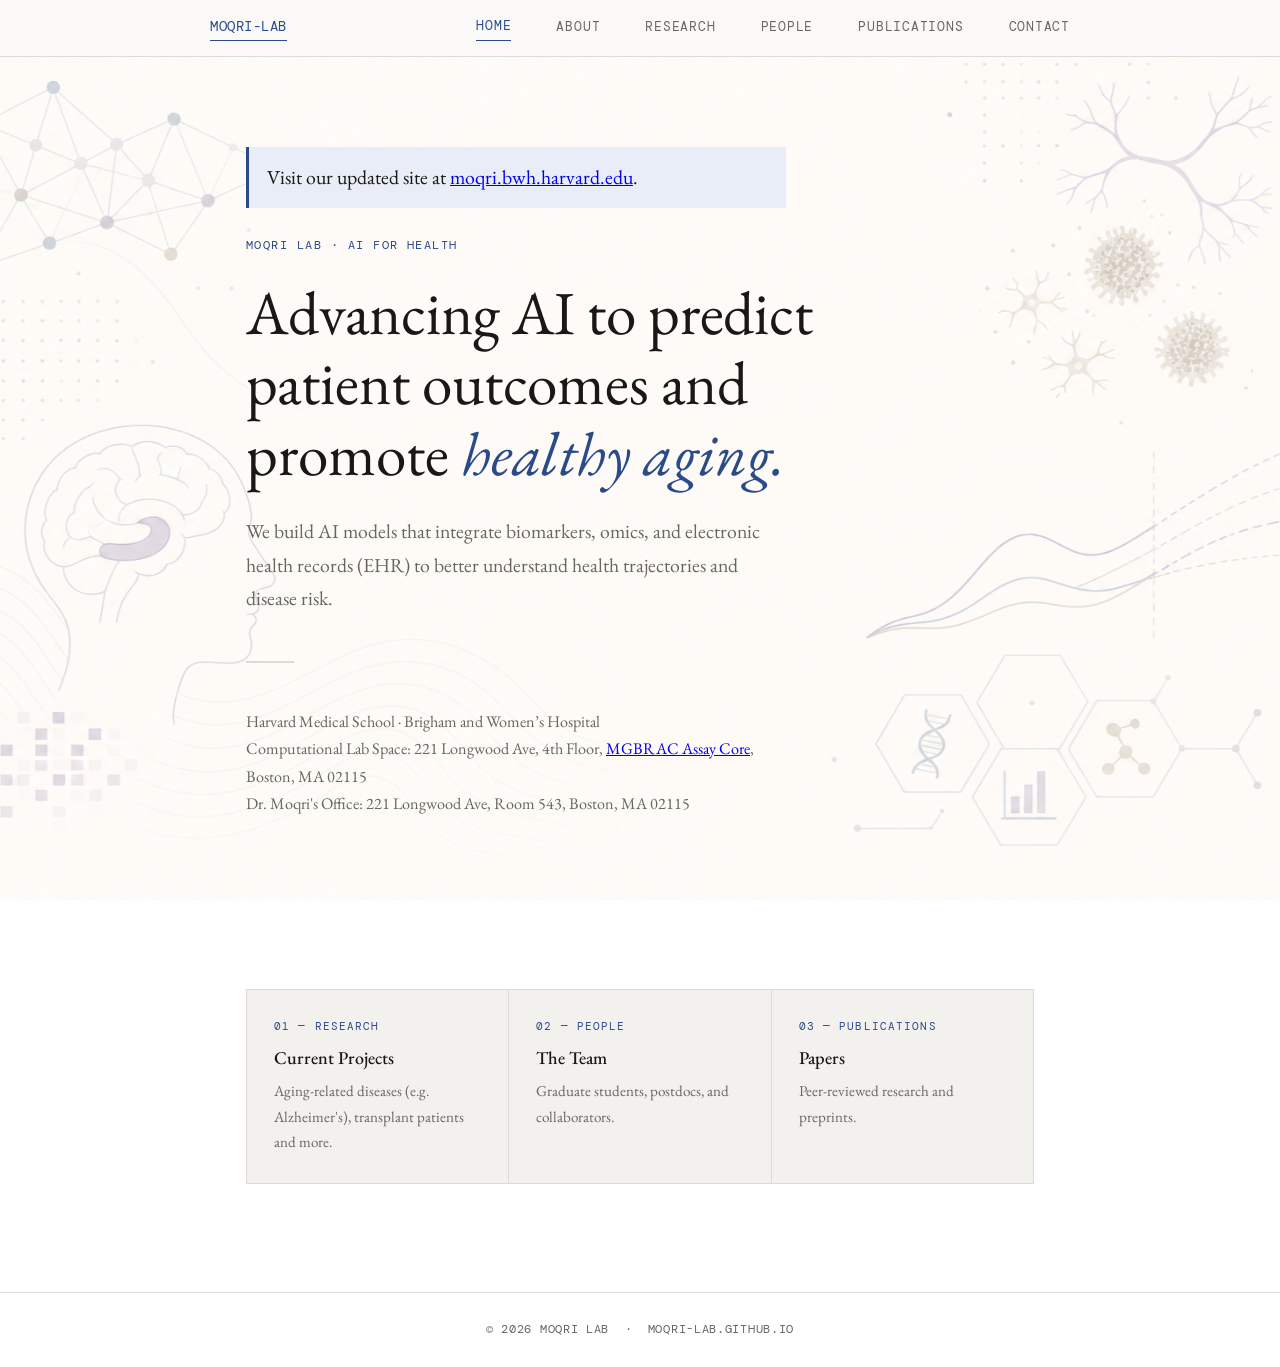
<file: index.html>
<!DOCTYPE html>
<html lang="en">
<head>
  <meta charset="UTF-8" />
  <meta name="viewport" content="width=device-width, initial-scale=1.0" />
  <title>Moqri-Lab</title>
  <link rel="stylesheet" href="assets/style.css" />
</head>
<body class="home">

<nav>
  <div class="nav-inner">
    <a class="nav-brand" href="index.html">moqri-<span>lab</span></a>
    <a href="index.html">Home</a>
    <a href="about.html">About</a>
    <a href="research.html">Research</a>
    <a href="people.html">People</a>
    <a href="publications.html">Publications</a>
    <a href="contact.html">Contact</a>
  </div>
</nav>

<div class="hero">
  <div class="hero-bg"></div>
  <div class="hero-content">
    <p style="margin:0 0 1.5rem; padding:0.75rem 1rem; background:var(--accent-light); border-left:3px solid var(--accent); color:var(--text);">
      Visit our updated site at
      <a href="https://moqri.bwh.harvard.edu/">moqri.bwh.harvard.edu</a>.
    </p>
    <div class="hero-label"> Moqri Lab · AI for Health </div>
    <h1> Advancing AI to predict patient outcomes and promote <em>healthy aging. </em></h1>
    <p>
      We build AI models that integrate biomarkers, omics, and electronic health records (EHR) 
      to better understand health trajectories and disease risk.
    </p>
    <div class="hero-divider"></div>
    <p style="font-size:0.9rem; color:var(--text-muted);">
      Harvard Medical School · Brigham and Women’s Hospital<br>
      Computational Lab Space: 221 Longwood Ave, 4th Floor,
      <a href="https://brac-lab.bwh.harvard.edu">MGBRAC Assay Core</a>,
      Boston, MA 02115<br>
      Dr. Moqri's Office: 221 Longwood Ave, Room 543, Boston, MA 02115
    </p>
  </div>
</div>

<div class="page" style="padding-top: 1rem;">
  <div class="quick-links">
    <a class="quick-link" href="research.html">
      <div class="quick-link-label">01 &mdash; Research</div>
      <div class="quick-link-title">Current Projects</div>
      <div class="quick-link-desc">Aging-related diseases (e.g. Alzheimer's), transplant patients and more.</div>
    </a>
    <a class="quick-link" href="people.html">
      <div class="quick-link-label">02 &mdash; People</div>
      <div class="quick-link-title">The Team</div>
      <div class="quick-link-desc">Graduate students, postdocs, and collaborators.</div>
    </a>
    <a class="quick-link" href="publications.html">
      <div class="quick-link-label">03 &mdash; Publications</div>
      <div class="quick-link-title">Papers</div>
      <div class="quick-link-desc">Peer-reviewed research and preprints.</div>
    </a>
  </div>
</div>

<footer>
  &copy; <span id="yr"></span> Moqri Lab &nbsp;&middot;&nbsp; moqri-lab.github.io
</footer>

<script src="assets/nav.js"></script>
<script>document.getElementById('yr').textContent = new Date().getFullYear();</script>
</body>
</html>
</file>
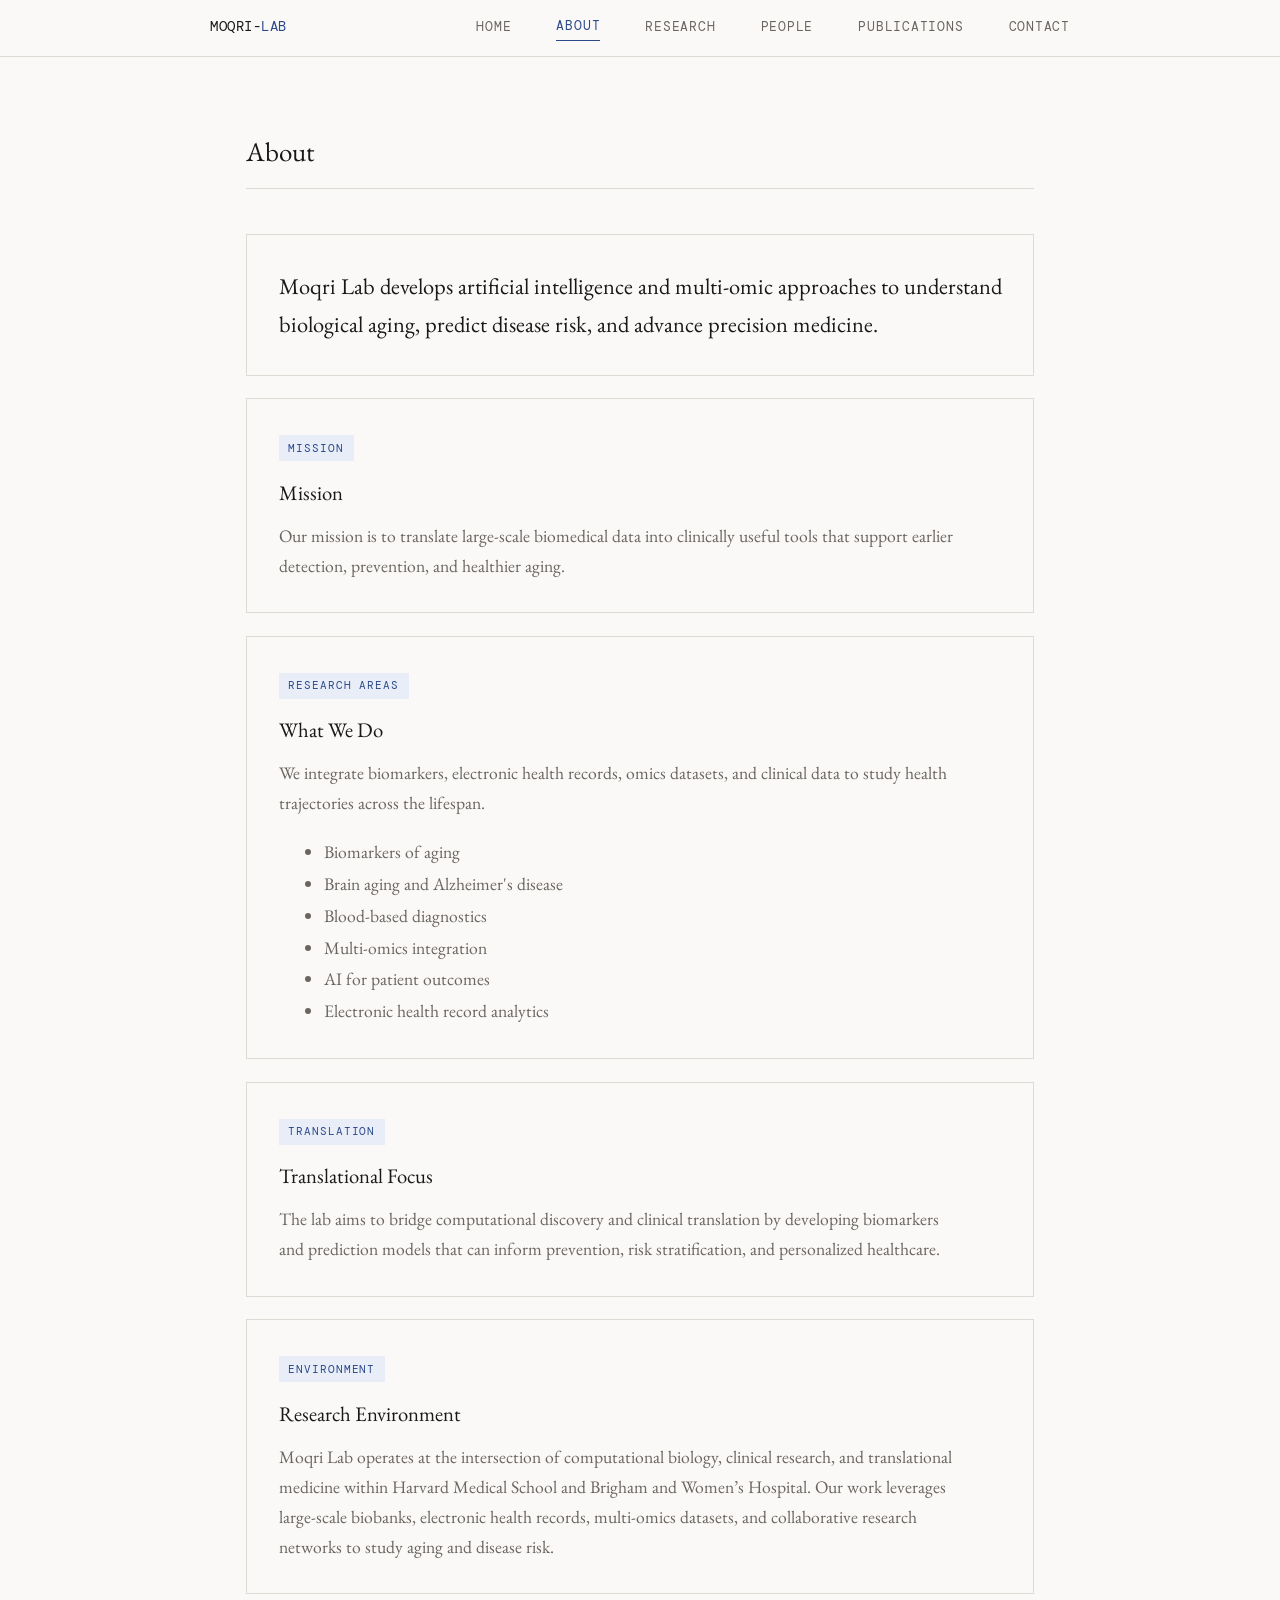
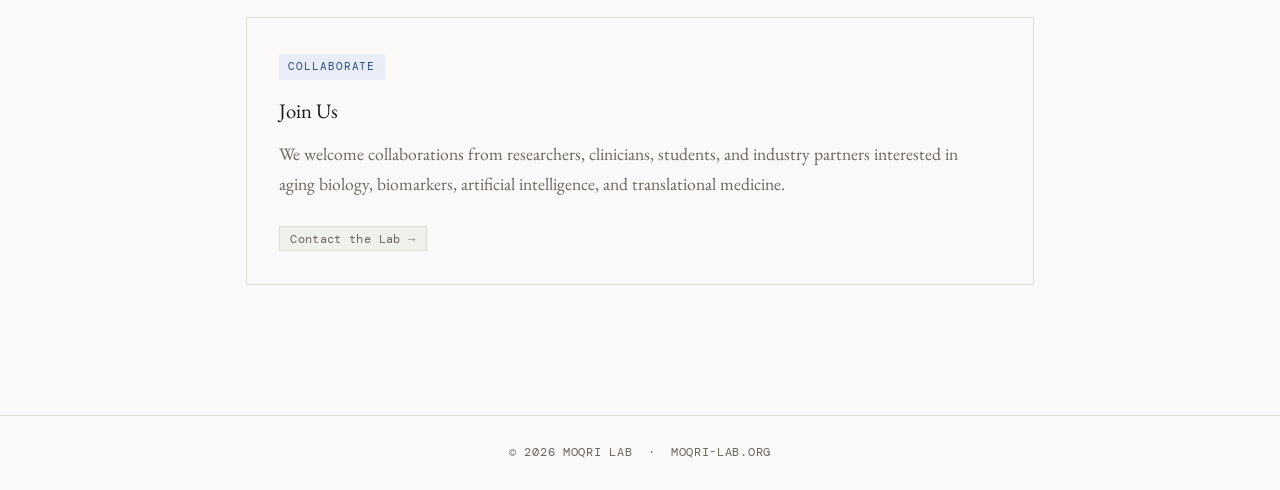
<file: about.html>
<!DOCTYPE html>
<html lang="en">
<head>
  <meta charset="UTF-8" />
  <meta name="viewport" content="width=device-width, initial-scale=1.0" />
  <title>About · Moqri Lab</title>
  <link rel="stylesheet" href="assets/style.css" />
</head>
<body>

<nav>
  <div class="nav-inner">
    <a class="nav-brand" href="index.html">moqri-<span>lab</span></a>
    <a href="index.html">Home</a>
    <a href="about.html">About</a>
    <a href="research.html">Research</a>
    <a href="people.html">People</a>
    <a href="publications.html">Publications</a>
    <a href="contact.html">Contact</a>
  </div>
</nav>

<div class="page">

  <div class="section-header">
    <h2>About</h2>
  </div>

  <section>

    <div style="border:1.5px solid var(--border); background:var(--bg); padding:1.75rem; margin-bottom:1.25rem;">
      <p style="font-size:1.25rem; line-height:1.7; max-width:760px; color:var(--text); margin-bottom:0;">
        Moqri Lab develops artificial intelligence and multi-omic approaches to understand
        biological aging, predict disease risk, and advance precision medicine.
      </p>
    </div>

    <div style="border:1.5px solid var(--border); background:var(--bg); padding:1.75rem; margin-bottom:1.25rem;">
      <div class="research-tag">Mission</div>
      <h3 style="font-size:1.15rem; font-weight:400; margin-bottom:0.6rem;">Mission</h3>
      <p style="color:var(--text-muted); font-size:0.98rem; max-width:680px; margin-bottom:0;">
        Our mission is to translate large-scale biomedical data into clinically useful tools
        that support earlier detection, prevention, and healthier aging.
      </p>
    </div>

    <div style="border:1.5px solid var(--border); background:var(--bg); padding:1.75rem; margin-bottom:1.25rem;">
      <div class="research-tag">Research Areas</div>
      <h3 style="font-size:1.15rem; font-weight:400; margin-bottom:0.6rem;">What We Do</h3>
      <p style="color:var(--text-muted); font-size:0.98rem; max-width:680px; margin-bottom:1rem;">
        We integrate biomarkers, electronic health records, omics datasets, and clinical data
        to study health trajectories across the lifespan.
      </p>

      <ul style="color:var(--text-muted); font-size:0.98rem; margin-left:1.5rem; padding-left:1rem; line-height:1.8;">
        <li>Biomarkers of aging</li>
        <li>Brain aging and Alzheimer's disease</li>
        <li>Blood-based diagnostics</li>
        <li>Multi-omics integration</li>
        <li>AI for patient outcomes</li>
        <li>Electronic health record analytics</li>
      </ul>
    </div>

    <div style="border:1.5px solid var(--border); background:var(--bg); padding:1.75rem; margin-bottom:1.25rem;">
      <div class="research-tag">Translation</div>
      <h3 style="font-size:1.15rem; font-weight:400; margin-bottom:0.6rem;">Translational Focus</h3>
      <p style="color:var(--text-muted); font-size:0.98rem; max-width:680px; margin-bottom:0;">
        The lab aims to bridge computational discovery and clinical translation by developing
        biomarkers and prediction models that can inform prevention, risk stratification,
        and personalized healthcare.
      </p>
    </div>

    <div style="border:1.5px solid var(--border); background:var(--bg); padding:1.75rem; margin-bottom:1.25rem;">
      <div class="research-tag">Environment</div>
      <h3 style="font-size:1.15rem; font-weight:400; margin-bottom:0.6rem;">Research Environment</h3>
      <p style="color:var(--text-muted); font-size:0.98rem; max-width:680px; margin-bottom:0;">
        Moqri Lab operates at the intersection of computational biology, clinical research,
        and translational medicine within Harvard Medical School and Brigham and Women’s Hospital.
        Our work leverages large-scale biobanks, electronic health records, multi-omics datasets,
        and collaborative research networks to study aging and disease risk.
      </p>
    </div>

    <div style="border:1.5px solid var(--border); background:var(--bg); padding:1.75rem; margin-bottom:1.25rem;">
      <div class="research-tag">Collaborate</div>
      <h3 style="font-size:1.15rem; font-weight:400; margin-bottom:0.6rem;">Join Us</h3>
      <p style="color:var(--text-muted); font-size:0.98rem; max-width:680px; margin-bottom:1.25rem;">
        We welcome collaborations from researchers, clinicians, students, and industry partners
        interested in aging biology, biomarkers, artificial intelligence, and translational medicine.
      </p>

      <a href="contact.html" class="funding-item">
        Contact the Lab →
      </a>
    </div>

  </section>

</div>

<footer>
  &copy; <span id="yr"></span> Moqri Lab &nbsp;&middot;&nbsp; moqri-lab.org
</footer>

<script src="assets/nav.js"></script>
<script>
  document.getElementById('yr').textContent = new Date().getFullYear();
</script>

</body>
</html>
</file>
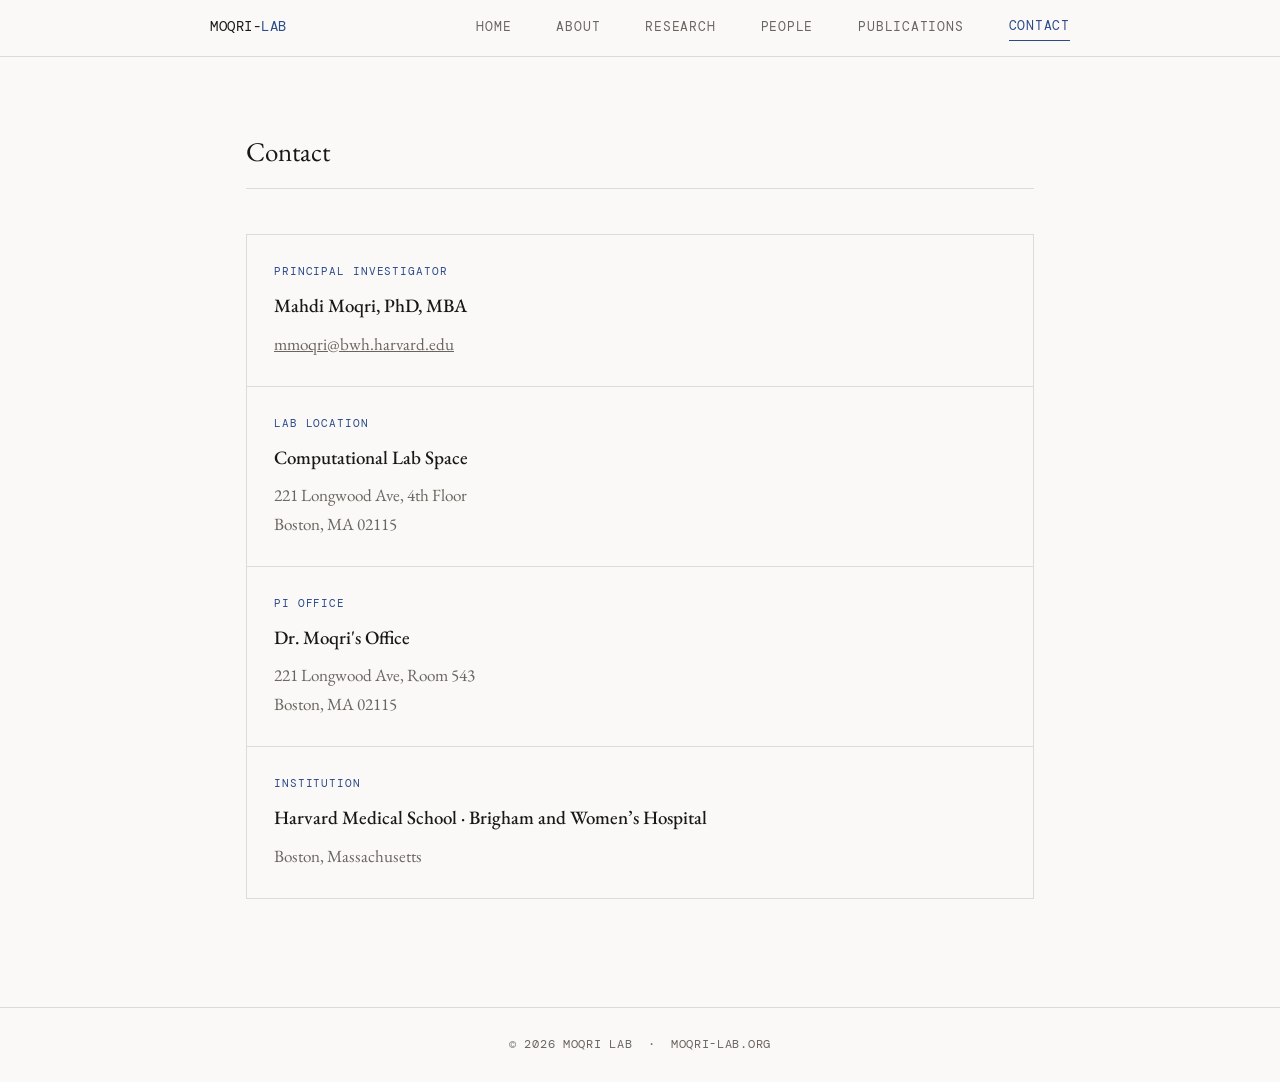
<file: contact.html>
<!DOCTYPE html>
<html lang="en">
<head>
  <meta charset="UTF-8" />
  <meta name="viewport" content="width=device-width, initial-scale=1.0" />
  <title>Contact · Moqri Lab</title>
  <link rel="stylesheet" href="assets/style.css" />
</head>
<body>
<nav>
  <div class="nav-inner">
    <a class="nav-brand" href="index.html">moqri-<span>lab</span></a>
    <a href="index.html">Home</a>
    <a href="about.html">About</a>
    <a href="research.html">Research</a>
    <a href="people.html">People</a>
    <a href="publications.html">Publications</a>
    <a href="contact.html">Contact</a>
  </div>
</nav>

<div class="page">
  <div class="section-header">
    <h2>Contact</h2>
  </div>

  <section class="contact-grid">
    <div class="contact-card">
      <div class="contact-label">Principal Investigator</div>
      <h3>Mahdi Moqri, PhD, MBA</h3>
      <p><a href="mailto:mmoqri@bwh.harvard.edu">mmoqri@bwh.harvard.edu</a></p>
    </div>

    <div class="contact-card">
      <div class="contact-label">Lab Location</div>
      <h3>Computational Lab Space</h3>
      <p>221 Longwood Ave, 4th Floor<br>Boston, MA 02115</p>
    </div>

    <div class="contact-card">
      <div class="contact-label">PI Office</div>
      <h3>Dr. Moqri's Office</h3>
      <p>221 Longwood Ave, Room 543<br>Boston, MA 02115</p>
    </div>

    <div class="contact-card">
      <div class="contact-label">Institution</div>
      <h3>Harvard Medical School · Brigham and Women’s Hospital</h3>
      <p>Boston, Massachusetts</p>
    </div>
  </section>
</div>

<footer>
  &copy; <span id="yr"></span> Moqri Lab &nbsp;&middot;&nbsp; moqri-lab.org
</footer>

<script src="assets/nav.js"></script>
<script>document.getElementById('yr').textContent = new Date().getFullYear();</script>
</body>
</html>
</file>
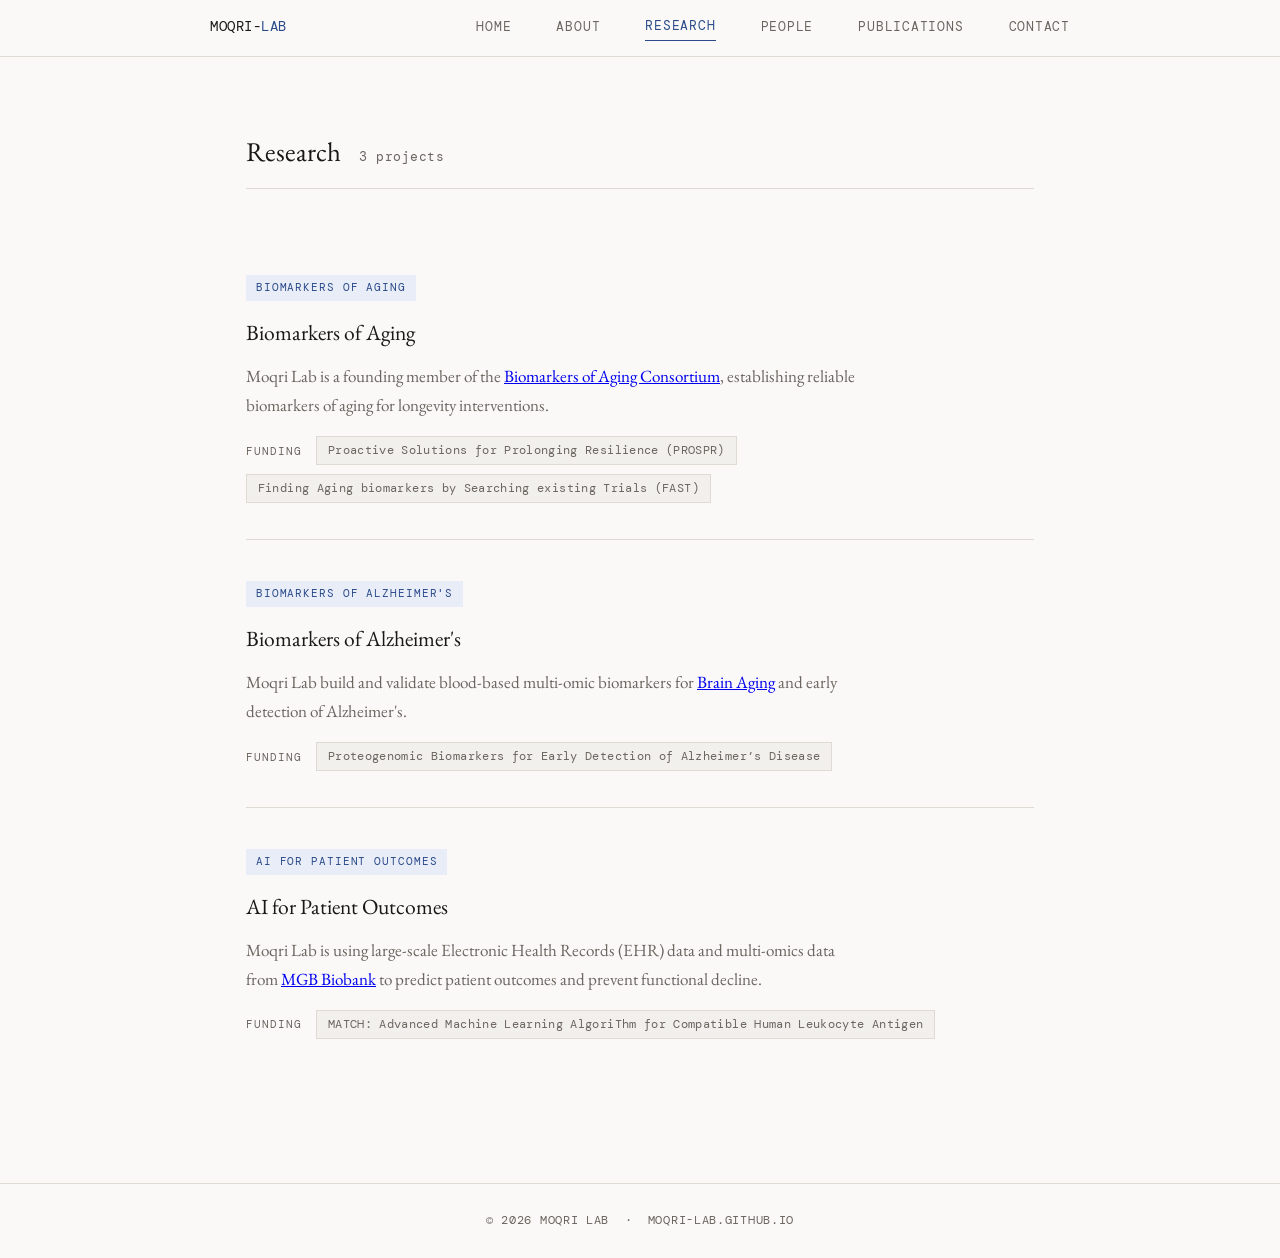
<file: research.html>
<!DOCTYPE html>
<html lang="en">
<head>
  <meta charset="UTF-8" />
  <meta name="viewport" content="width=device-width, initial-scale=1.0" />
  <title>Research · Moqri Lab</title>
  <link rel="stylesheet" href="assets/style.css" />
</head>
<body>

<nav>
  <div class="nav-inner">
    <a class="nav-brand" href="index.html">moqri-<span>lab</span></a>
    <a href="index.html">Home</a>
    <a href="about.html">About</a>
    <a href="research.html">Research</a>
    <a href="people.html">People</a>
    <a href="publications.html">Publications</a>
    <a href="contact.html">Contact</a
  </div>
</nav>

<div class="page">
  <div class="section-header">
    <h2>Research</h2>
    <span class="count" id="research-count"></span>
  </div>

  <div id="research-container"></div>
</div>

<footer>
  &copy; <span id="yr"></span> Moqri Lab &nbsp;&middot;&nbsp; moqri-lab.github.io
</footer>

<script src="assets/research.js"></script>
<script src="assets/nav.js"></script>
<script>
  document.getElementById('yr').textContent = new Date().getFullYear();

  const container = document.getElementById('research-container');
  const countEl = document.getElementById('research-count');

  countEl.textContent = `${RESEARCH.length} project${RESEARCH.length !== 1 ? 's' : ''}`;

  if (RESEARCH.length === 0) {
    container.innerHTML = '<div class="empty-state">Research areas coming soon</div>';
  } else {
    RESEARCH.forEach(r => {
      const linkHtml = r.link
        ? `<p style="margin-top:0.75rem;"><a href="${r.link}" target="_blank" rel="noopener"
             style="font-family:var(--mono);font-size:0.65rem;letter-spacing:0.06em;color:var(--accent);text-transform:uppercase;">
             Learn more →</a></p>`
        : '';
      const fundingHtml = r.funding && r.funding.length
        ? `<div class="research-funding">
             <span class="funding-label">Funding</span>
             ${r.funding.map(f => f.link
               ? `<a href="${f.link}" target="_blank" rel="noopener" class="funding-item">${f.name}</a>`
               : `<span class="funding-item">${f.name}</span>`
             ).join('')}
           </div>`
        : '';
      container.innerHTML += `
        <div class="research-item">
          <span class="research-tag">${r.tag}</span>
          <h3>${r.title}</h3>
          <p>${r.description}</p>
          ${fundingHtml}
          ${linkHtml}
        </div>`;
    });
  }
</script>
</body>
</html>
</file>
<file: assets/style.css>
@import url('https://fonts.googleapis.com/css2?family=EB+Garamond:ital,wght@0,400;0,500;1,400&family=DM+Mono:wght@300;400&display=swap');

:root {
  --bg: #faf9f7;
  --surface: #f2f0ec;
  --border: #dedad4;
  --text: #1a1816;
  --text-muted: #6b6560;
  --accent: #2a4a8a;
  --accent-light: #e8edf7;
  --serif: 'EB Garamond', Georgia, serif;
  --mono: 'DM Mono', monospace;
  --max: 860px;
}

* { box-sizing: border-box; margin: 0; padding: 0; }

html { font-size: 18px; }

body {
  font-family: var(--serif);
  background: var(--bg);
  color: var(--text);
  min-height: 100vh;
  line-height: 1.7;
}

body.home {
  background: transparent;
}

/* ── NAV ── */
nav {
  position: sticky;
  top: 0;
  z-index: 100;
  background: var(--bg);
  border-bottom: 1px solid var(--border);
  padding: 0 2rem;
}

.nav-inner {
  max-width: var(--max);
  margin: 0 auto;
  display: flex;
  align-items: center;
  gap: 2.5rem;
  height: 56px;
}

.nav-brand {
  font-family: var(--mono);
  font-size: 0.78rem;
  font-weight: 400;
  letter-spacing: 0.04em;
  color: var(--text);
  text-decoration: none;
  white-space: nowrap;
  margin-right: auto;
}

.nav-brand span {
  color: var(--accent);
}

nav a {
  font-family: var(--mono);
  font-size: 0.72rem;
  letter-spacing: 0.06em;
  text-transform: uppercase;
  color: var(--text-muted);
  text-decoration: none;
  transition: color 0.15s;
  padding-bottom: 2px;
}

nav a:hover { color: var(--text); }

nav a.active {
  color: var(--accent);
  border-bottom: 1.5px solid var(--accent);
}

/* ── PAGE ── */
.page {
  max-width: var(--max);
  margin: 0 auto;
  padding: 4rem 2rem 6rem;
}

/* ── HERO (home) ── */
.hero {
  position: relative;
  overflow: hidden;
  min-height: 480px;
  display: flex;
  flex-direction: column;
  justify-content: center;
}

.hero-bg {
  position: fixed;
  inset: 0;
  background: url('hero-bg.png') center center / cover no-repeat;
  z-index: -1;
}

.hero-content {
  position: relative;
  z-index: 1;
  padding: 5rem 2rem 3rem;
  max-width: var(--max);
  margin: 0 auto;
  width: 100%;
}

.hero-label {
  font-family: var(--mono);
  font-size: 0.68rem;
  letter-spacing: 0.12em;
  text-transform: uppercase;
  color: var(--accent);
  margin-bottom: 1.2rem;
}

.hero h1 {
  font-size: clamp(2.2rem, 5vw, 3.4rem);
  font-weight: 400;
  line-height: 1.15;
  max-width: 620px;
  margin-bottom: 1.5rem;
}

.hero h1 em {
  font-style: italic;
  color: var(--accent);
}

.hero p {
  font-size: 1.1rem;
  color: var(--text-muted);
  max-width: 540px;
  margin-bottom: 2.5rem;
}

.hero-divider {
  width: 48px;
  height: 1.5px;
  background: var(--border);
  margin: 2.5rem 0;
}

/* ── SECTION HEADER ── */
.section-header {
  display: flex;
  align-items: baseline;
  gap: 1rem;
  margin-bottom: 2.5rem;
  padding-bottom: 0.75rem;
  border-bottom: 1px solid var(--border);
}

.section-header h2 {
  font-size: 1.5rem;
  font-weight: 400;
}

.section-header .count {
  font-family: var(--mono);
  font-size: 0.7rem;
  color: var(--text-muted);
  letter-spacing: 0.04em;
}

/* ── PEOPLE ── */
.people-grid {
  display: grid;
  grid-template-columns: 1fr;
  border: 1.5px solid var(--border);
}

.person-card {
  background: var(--bg);
  padding: 1.75rem;
  transition: background 0.15s;
  border-bottom: 1px solid var(--border);
}

.person-card:last-child {
  border-bottom: none;
}

.person-card:hover { background: var(--surface); }

.person-photo {
  width: 64px;
  height: 64px;
  border-radius: 50%;
  object-fit: cover;
  background: var(--surface);
  border: 1.5px solid var(--border);
  margin-bottom: 1rem;
  display: flex;
  align-items: center;
  justify-content: center;
  font-family: var(--mono);
  font-size: 1.1rem;
  color: var(--text-muted);
}

.person-name {
  font-size: 1rem;
  font-weight: 500;
  margin-bottom: 0.25rem;
}

.person-role {
  font-family: var(--mono);
  font-size: 0.65rem;
  letter-spacing: 0.06em;
  text-transform: uppercase;
  color: var(--accent);
  margin-bottom: 0.5rem;
}

.person-bio {
  font-size: 0.88rem;
  color: var(--text-muted);
  line-height: 1.55;
  margin-bottom: 0.75rem;
}

.person-links {
  display: flex;
  gap: 0.75rem;
}

.person-links a {
  font-family: var(--mono);
  font-size: 0.62rem;
  letter-spacing: 0.05em;
  color: var(--text-muted);
  text-decoration: none;
  text-transform: uppercase;
  border-bottom: 1px solid var(--border);
  padding-bottom: 1px;
  transition: color 0.15s, border-color 0.15s;
}

.person-links a:hover {
  color: var(--accent);
  border-color: var(--accent);
}

/* ── RESEARCH ── */
.research-item {
  padding: 2rem 0;
  border-bottom: 1px solid var(--border);
}

.research-item:last-child { border-bottom: none; }

.research-tag {
  font-family: var(--mono);
  font-size: 0.62rem;
  letter-spacing: 0.08em;
  text-transform: uppercase;
  color: var(--accent);
  background: var(--accent-light);
  padding: 0.2rem 0.55rem;
  display: inline-block;
  margin-bottom: 0.75rem;
}

.research-item h3 {
  font-size: 1.2rem;
  font-weight: 400;
  margin-bottom: 0.6rem;
}

.research-item p {
  font-size: 0.95rem;
  color: var(--text-muted);
  max-width: 620px;
}

.research-funding {
  display: flex;
  flex-wrap: wrap;
  align-items: center;
  gap: 0.5rem;
  margin-top: 0.9rem;
}

.funding-label {
  font-family: var(--mono);
  font-size: 0.6rem;
  letter-spacing: 0.1em;
  text-transform: uppercase;
  color: var(--text-muted);
  margin-right: 0.25rem;
}

.funding-item {
  font-family: var(--mono);
  font-size: 0.65rem;
  letter-spacing: 0.03em;
  color: var(--text-muted);
  background: var(--surface);
  border: 1px solid var(--border);
  padding: 0.2rem 0.6rem;
  text-decoration: none;
  transition: border-color 0.15s, color 0.15s;
}

a.funding-item:hover {
  color: var(--accent);
  border-color: var(--accent);
}

/* ── PUBLICATIONS ── */
.pub-item {
  padding: 1.5rem 0;
  border-bottom: 1px solid var(--border);
  display: grid;
  grid-template-columns: 1fr auto;
  gap: 1rem;
  align-start: start;
}

.pub-item:last-child { border-bottom: none; }

.pub-title {
  font-size: 1rem;
  font-weight: 500;
  margin-bottom: 0.3rem;
}

.pub-authors {
  font-size: 0.88rem;
  color: var(--text-muted);
  margin-bottom: 0.25rem;
  font-style: italic;
}

.pub-venue {
  font-family: var(--mono);
  font-size: 0.65rem;
  letter-spacing: 0.04em;
  color: var(--text-muted);
}

.pub-year {
  font-family: var(--mono);
  font-size: 0.75rem;
  color: var(--text-muted);
  white-space: nowrap;
  padding-top: 0.15rem;
}

.pub-links {
  display: flex;
  gap: 0.6rem;
  margin-top: 0.6rem;
}

.pub-links a {
  font-family: var(--mono);
  font-size: 0.6rem;
  letter-spacing: 0.06em;
  text-transform: uppercase;
  color: var(--accent);
  text-decoration: none;
  border: 1px solid var(--accent);
  padding: 0.15rem 0.45rem;
  transition: background 0.15s, color 0.15s;
}

.pub-links a:hover {
  background: var(--accent);
  color: white;
}

/* ── HOME QUICK LINKS ── */
.quick-links {
  display: grid;
  grid-template-columns: repeat(auto-fit, minmax(200px, 1fr));
  gap: 1px;
  background: var(--border);
  border: 1.5px solid var(--border);
  margin-top: 3rem;
}

.quick-link {
  background: rgba(250, 249, 247, 0.75);
  padding: 1.5rem;
  text-decoration: none;
  color: var(--text);
  transition: background 0.15s;
  display: block;
  backdrop-filter: blur(4px);
}

.quick-link:hover { background: rgba(242, 240, 236, 0.9); }

.quick-link-label {
  font-family: var(--mono);
  font-size: 0.62rem;
  letter-spacing: 0.1em;
  text-transform: uppercase;
  color: var(--accent);
  margin-bottom: 0.4rem;
}

.quick-link-title {
  font-size: 1rem;
  font-weight: 500;
  margin-bottom: 0.3rem;
}

.quick-link-desc {
  font-size: 0.84rem;
  color: var(--text-muted);
}

/* ── EMPTY STATE ── */
.empty-state {
  padding: 3rem 2rem;
  text-align: center;
  color: var(--text-muted);
  font-size: 0.9rem;
  font-family: var(--mono);
  letter-spacing: 0.04em;
  border: 1.5px dashed var(--border);
}

/* ── FOOTER ── */
footer {
  border-top: 1px solid var(--border);
  padding: 1.5rem 2rem;
  text-align: center;
  font-family: var(--mono);
  font-size: 0.65rem;
  letter-spacing: 0.06em;
  color: var(--text-muted);
  text-transform: uppercase;
}

/* ── RESPONSIVE ── */
@media (max-width: 600px) {
  .nav-inner { gap: 1.5rem; }
  .hero { padding: 3rem 1.25rem 2rem; }
  .page { padding: 2.5rem 1.25rem 4rem; }
  .pub-item { grid-template-columns: 1fr; }
}  background: var(--bg);
  border-bottom: 1px solid var(--border);
  padding: 0 2rem;
}

.nav-inner {
  max-width: var(--max);
  margin: 0 auto;
  display: flex;
  align-items: center;
  gap: 2.5rem;
  height: 56px;
}

.nav-brand {
  font-family: var(--mono);
  font-size: 0.78rem;
  font-weight: 400;
  letter-spacing: 0.04em;
  color: var(--text);
  text-decoration: none;
  white-space: nowrap;
  margin-right: auto;
}

.nav-brand span {
  color: var(--accent);
}

nav a {
  font-family: var(--mono);
  font-size: 0.72rem;
  letter-spacing: 0.06em;
  text-transform: uppercase;
  color: var(--text-muted);
  text-decoration: none;
  transition: color 0.15s;
  padding-bottom: 2px;
}

nav a:hover { color: var(--text); }

nav a.active {
  color: var(--accent);
  border-bottom: 1.5px solid var(--accent);
}

/* ── PAGE ── */
.page {
  max-width: var(--max);
  margin: 0 auto;
  padding: 4rem 2rem 6rem;
}

/* ── HERO (home) ── */
.hero {
  position: relative;
  overflow: hidden;
  min-height: 480px;
  display: flex;
  flex-direction: column;
  justify-content: center;
}

.hero-bg {
  position: fixed;
  inset: 0;
  background: url('hero-bg.png') center center / cover no-repeat;
  z-index: -1;
}

.hero-content {
  position: relative;
  z-index: 1;
  padding: 5rem 2rem 3rem;
  max-width: var(--max);
  margin: 0 auto;
  width: 100%;
}

.hero-label {
  font-family: var(--mono);
  font-size: 0.68rem;
  letter-spacing: 0.12em;
  text-transform: uppercase;
  color: var(--accent);
  margin-bottom: 1.2rem;
}

.hero h1 {
  font-size: clamp(2.2rem, 5vw, 3.4rem);
  font-weight: 400;
  line-height: 1.15;
  max-width: 620px;
  margin-bottom: 1.5rem;
}

.hero h1 em {
  font-style: italic;
  color: var(--accent);
}

.hero p {
  font-size: 1.1rem;
  color: var(--text-muted);
  max-width: 540px;
  margin-bottom: 2.5rem;
}

.hero-divider {
  width: 48px;
  height: 1.5px;
  background: var(--border);
  margin: 2.5rem 0;
}

/* ── SECTION HEADER ── */
.section-header {
  display: flex;
  align-items: baseline;
  gap: 1rem;
  margin-bottom: 2.5rem;
  padding-bottom: 0.75rem;
  border-bottom: 1px solid var(--border);
}

.section-header h2 {
  font-size: 1.5rem;
  font-weight: 400;
}

.section-header .count {
  font-family: var(--mono);
  font-size: 0.7rem;
  color: var(--text-muted);
  letter-spacing: 0.04em;
}

/* ── PEOPLE ── */
.people-grid {
  display: grid;
  grid-template-columns: 1fr;
  border: 1.5px solid var(--border);
}

.person-card {
  background: var(--bg);
  padding: 1.75rem;
  transition: background 0.15s;
  border-bottom: 1px solid var(--border);
}

.person-card:last-child {
  border-bottom: none;
}

.person-card:hover { background: var(--surface); }

.person-photo {
  width: 64px;
  height: 64px;
  border-radius: 50%;
  object-fit: cover;
  background: var(--surface);
  border: 1.5px solid var(--border);
  margin-bottom: 1rem;
  display: flex;
  align-items: center;
  justify-content: center;
  font-family: var(--mono);
  font-size: 1.1rem;
  color: var(--text-muted);
}

.person-name {
  font-size: 1rem;
  font-weight: 500;
  margin-bottom: 0.25rem;
}

.person-role {
  font-family: var(--mono);
  font-size: 0.65rem;
  letter-spacing: 0.06em;
  text-transform: uppercase;
  color: var(--accent);
  margin-bottom: 0.5rem;
}

.person-bio {
  font-size: 0.88rem;
  color: var(--text-muted);
  line-height: 1.55;
  margin-bottom: 0.75rem;
}

.person-links {
  display: flex;
  gap: 0.75rem;
}

.person-links a {
  font-family: var(--mono);
  font-size: 0.62rem;
  letter-spacing: 0.05em;
  color: var(--text-muted);
  text-decoration: none;
  text-transform: uppercase;
  border-bottom: 1px solid var(--border);
  padding-bottom: 1px;
  transition: color 0.15s, border-color 0.15s;
}

.person-links a:hover {
  color: var(--accent);
  border-color: var(--accent);
}

/* ── RESEARCH ── */
.research-item {
  padding: 2rem 0;
  border-bottom: 1px solid var(--border);
}

.research-item:last-child { border-bottom: none; }

.research-tag {
  font-family: var(--mono);
  font-size: 0.62rem;
  letter-spacing: 0.08em;
  text-transform: uppercase;
  color: var(--accent);
  background: var(--accent-light);
  padding: 0.2rem 0.55rem;
  display: inline-block;
  margin-bottom: 0.75rem;
}

.research-item h3 {
  font-size: 1.2rem;
  font-weight: 400;
  margin-bottom: 0.6rem;
}

.research-item p {
  font-size: 0.95rem;
  color: var(--text-muted);
  max-width: 620px;
}

/* ── PUBLICATIONS ── */
.pub-item {
  padding: 1.5rem 0;
  border-bottom: 1px solid var(--border);
  display: grid;
  grid-template-columns: 1fr auto;
  gap: 1rem;
  align-start: start;
}

.pub-item:last-child { border-bottom: none; }

.pub-title {
  font-size: 1rem;
  font-weight: 500;
  margin-bottom: 0.3rem;
}

.pub-authors {
  font-size: 0.88rem;
  color: var(--text-muted);
  margin-bottom: 0.25rem;
  font-style: italic;
}

.pub-venue {
  font-family: var(--mono);
  font-size: 0.65rem;
  letter-spacing: 0.04em;
  color: var(--text-muted);
}

.pub-year {
  font-family: var(--mono);
  font-size: 0.75rem;
  color: var(--text-muted);
  white-space: nowrap;
  padding-top: 0.15rem;
}

.pub-links {
  display: flex;
  gap: 0.6rem;
  margin-top: 0.6rem;
}

.pub-links a {
  font-family: var(--mono);
  font-size: 0.6rem;
  letter-spacing: 0.06em;
  text-transform: uppercase;
  color: var(--accent);
  text-decoration: none;
  border: 1px solid var(--accent);
  padding: 0.15rem 0.45rem;
  transition: background 0.15s, color 0.15s;
}

.pub-links a:hover {
  background: var(--accent);
  color: white;
}

/* ── HOME QUICK LINKS ── */
.quick-links {
  display: grid;
  grid-template-columns: repeat(auto-fit, minmax(200px, 1fr));
  gap: 1px;
  background: var(--border);
  border: 1.5px solid var(--border);
  margin-top: 3rem;
}

.quick-link {
  background: rgba(250, 249, 247, 0.75);
  padding: 1.5rem;
  text-decoration: none;
  color: var(--text);
  transition: background 0.15s;
  display: block;
  backdrop-filter: blur(4px);
}

.quick-link:hover { background: rgba(242, 240, 236, 0.9); }

.quick-link-label {
  font-family: var(--mono);
  font-size: 0.62rem;
  letter-spacing: 0.1em;
  text-transform: uppercase;
  color: var(--accent);
  margin-bottom: 0.4rem;
}

.quick-link-title {
  font-size: 1rem;
  font-weight: 500;
  margin-bottom: 0.3rem;
}

.quick-link-desc {
  font-size: 0.84rem;
  color: var(--text-muted);
}

/* ── EMPTY STATE ── */
.empty-state {
  padding: 3rem 2rem;
  text-align: center;
  color: var(--text-muted);
  font-size: 0.9rem;
  font-family: var(--mono);
  letter-spacing: 0.04em;
  border: 1.5px dashed var(--border);
}

/* ── FOOTER ── */
footer {
  border-top: 1px solid var(--border);
  padding: 1.5rem 2rem;
  text-align: center;
  font-family: var(--mono);
  font-size: 0.65rem;
  letter-spacing: 0.06em;
  color: var(--text-muted);
  text-transform: uppercase;
}

/* ── RESPONSIVE ── */
@media (max-width: 600px) {
  .nav-inner { gap: 1.5rem; }
  .hero { padding: 3rem 1.25rem 2rem; }
  .page { padding: 2.5rem 1.25rem 4rem; }
  .pub-item { grid-template-columns: 1fr; }
}

/* ── TEXT PAGES ── */
.text-section {
  border: 1.5px solid var(--border);
  background: var(--bg);
  padding: 1.75rem;
}

.text-section p {
  color: var(--text-muted);
  font-size: 0.98rem;
  max-width: 680px;
  margin-bottom: 1rem;
}

.text-section p:last-child {
  margin-bottom: 0;
}

/* ── CONTACT ── */
.contact-grid {
  display: grid;
  grid-template-columns: 1fr;
  border: 1.5px solid var(--border);
}

.contact-card {
  background: var(--bg);
  padding: 1.5rem;
  border-bottom: 1px solid var(--border);
}

.contact-card:last-child {
  border-bottom: none;
}

.contact-card:hover {
  background: var(--surface);
}

.contact-label {
  font-family: var(--mono);
  font-size: 0.62rem;
  letter-spacing: 0.08em;
  text-transform: uppercase;
  color: var(--accent);
  margin-bottom: 0.5rem;
}

.contact-card h3 {
  font-size: 1.05rem;
  font-weight: 500;
  margin-bottom: 0.4rem;
}

.contact-card p,
.contact-card a {
  color: var(--text-muted);
  font-size: 0.95rem;
}

.contact-card a:hover {
  color: var(--accent);
}
</file>
